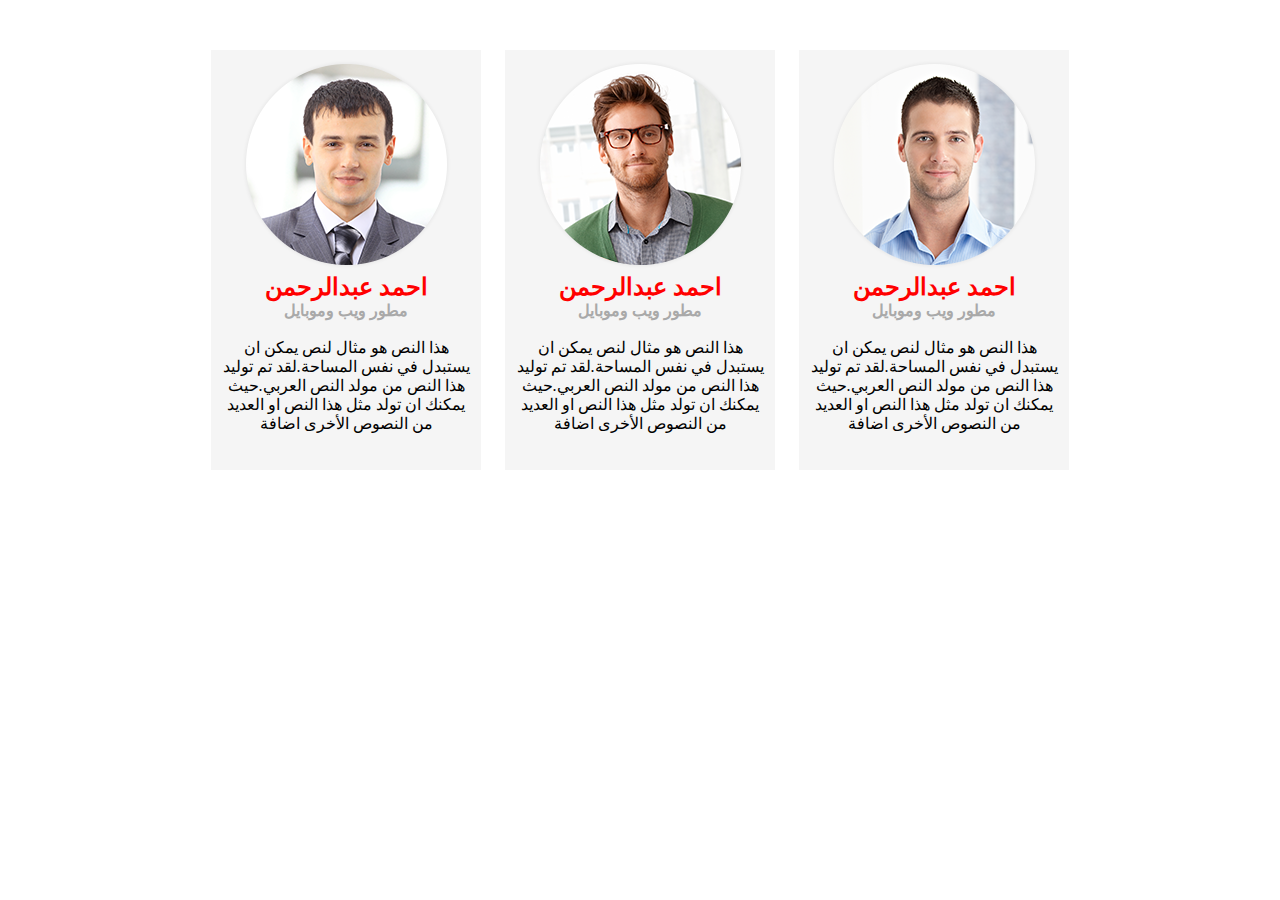
<file: Cards/index.html>
<!DOCTYPE html>
<html lang="ar" dir="rtl">
<head>
    <meta charset="UTF-8">
    <meta http-equiv="X-UA-Compatible" content="IE=edge">
    <meta name="viewport" content="width=device-width, initial-scale=1.0">
    <link rel="stylesheet" href="mystyle.css">
    <title>Document</title>
</head>
<body>
    <div class="member">
        <div class="fname">
            <img src="pic1.png" alt="fimg">
            <h2>احمد عبدالرحمن</h2>
            <h4>مطور ويب وموبايل</h4>
            <br>
            <p>هذا النص هو مثال لنص يمكن ان يستبدل في نفس المساحة.لقد تم توليد هذا النص من مولد النص العربي.حيث يمكنك ان تولد مثل هذا النص او العديد من النصوص الأخرى اضافة</p>
        </div>
        <div class="fname">
            <img src="pic2.png" alt="fimg">
            <h2>احمد عبدالرحمن</h2>
            <h4>مطور ويب وموبايل</h4>
            <br>
            <p>هذا النص هو مثال لنص يمكن ان يستبدل في نفس المساحة.لقد تم توليد هذا النص من مولد النص العربي.حيث يمكنك ان تولد مثل هذا النص او العديد من النصوص الأخرى اضافة</p>
        </div>
        <div class="fname">
            <img src="pic3.png" alt="fimg">
            <h2>احمد عبدالرحمن</h2>
            <h4>مطور ويب وموبايل</h4>
            <br>
            <p>هذا النص هو مثال لنص يمكن ان يستبدل في نفس المساحة.لقد تم توليد هذا النص من مولد النص العربي.حيث يمكنك ان تولد مثل هذا النص او العديد من النصوص الأخرى اضافة</p>
        </div>
    </div>
</body>
</html>
</file>
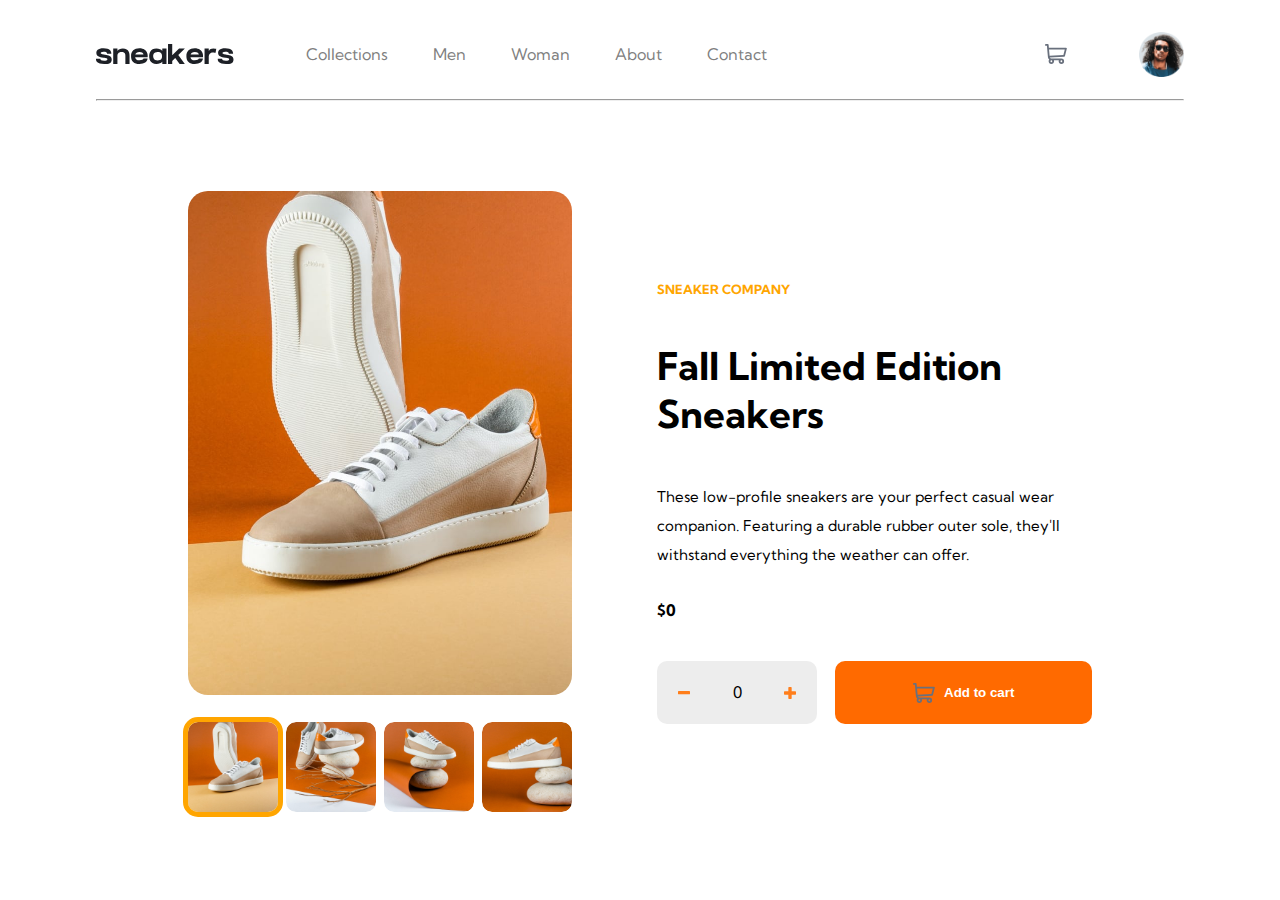
<file: Ecommerce-Page-main/index.html>
<!DOCTYPE html>
<html lang="en">
<head>
  <meta charset="UTF-8">
  <meta name="viewport" content="width=device-width, initial-scale=1.0"> 
  <link href="https://fonts.googleapis.com/css2?family=Kumbh+Sans&display=swap" rel="stylesheet"> 
  <link rel="stylesheet" href="style.css">
  <title>E-commerce product page</title>
</head>
<body>
<!-- Desktop Version -->
<div class="desktop-version">
  <!-- Navbar -->
  <nav class="navbar">
    <img src="./images/logo.svg" alt="Logo" id="logo">
    <ul class="list">
      <li class="list-item list-item-1">Collections</li>
      <li class="list-item list-item-2">Men</li>
      <li class="list-item list-item-3">Woman</li>
      <li class="list-item list-item-4">About</li>
      <li class="list-item list-item-5">Contact</li>
    </ul>
    <!-- Container with profile and the cart -->
    <div class="profile-cart">
      <img src="./images/icon-cart.svg" alt="cart" id="Cart">
      <!-- product list menu -->
      <div class="Product-List">
        <div class="heading"><h4>Cart</h4></div>
        <hr>
        <p id="Placeholder">Your Cart is Empty</p>
        <div class="order-Summary"></div>
      </div>
      <img src="./images/image-avatar.png" alt="avatar" id="avatar">  
    </div>
  </nav>
  <hr id="horizontal-line">

  <!-- main sec -->
  <div class="container">

    <!-- Left Section image gallery -->
    <div class="showcase">
      <!-- The primary image -->
      <div class="big">
        <img src="images/image-product-1.jpg" class="bigImg">
      </div>
      <!-- The list of images underneath the primary image -->
      <div class="image-list">
        <span class="cover">
          <img class="img active" src="./images/image-product-1.jpg" alt="">
        </span>
        <span class="cover">
          <img class="img " src="./images/image-product-2.jpg" alt="">
        </span>
        <span class="cover">
          <img class="img " src="./images/image-product-3.jpg" alt="">
        </span>
        <span class="cover">
          <img class="img " src="./images/image-product-4.jpg" alt="">
        </span>
      </div>
    </div>

    <!-- Right Section containing description , and add-to-cart -->
    <div class="description">
      <h4 id="heading">SNEAKER COMPANY</h4>
      <h1>Fall Limited Edition Sneakers</h1>
      <p id="content">These low-profile sneakers are your perfect casual wear companion. Featuring a durable rubber outer sole, they'll withstand everything the weather can offer.
      </p>
      <!-- Area to show the price of the product -->
      <div class="price-container">
        <div id="price">
          <p id="dollar">$</p><p id="amount">0</p>
        </div>
        <!-- The area to add items and add-to-cart -->
        <div class="add-to-cart">
          <!-- The area to add and less the order -->
          <div class="order-number">
            <!-- Minus -->
            <img src="./images/icon-minus.svg"  id="Less" alt="">
            <p id="Quantity">0</p>
            <!-- Plus -->
            <img src="./images/icon-plus.svg" id="Add" alt="">
          </div>
          <!-- Add to Cart Button -->
          <button class="btn btn-Cart"><img id="target" src="./images/icon-cart.svg" alt="">Add to cart</button>
        </div>
      </div>
    </div>
  </div>
</div>
<script src="app.js"></script>
</body>
</html>
</file>
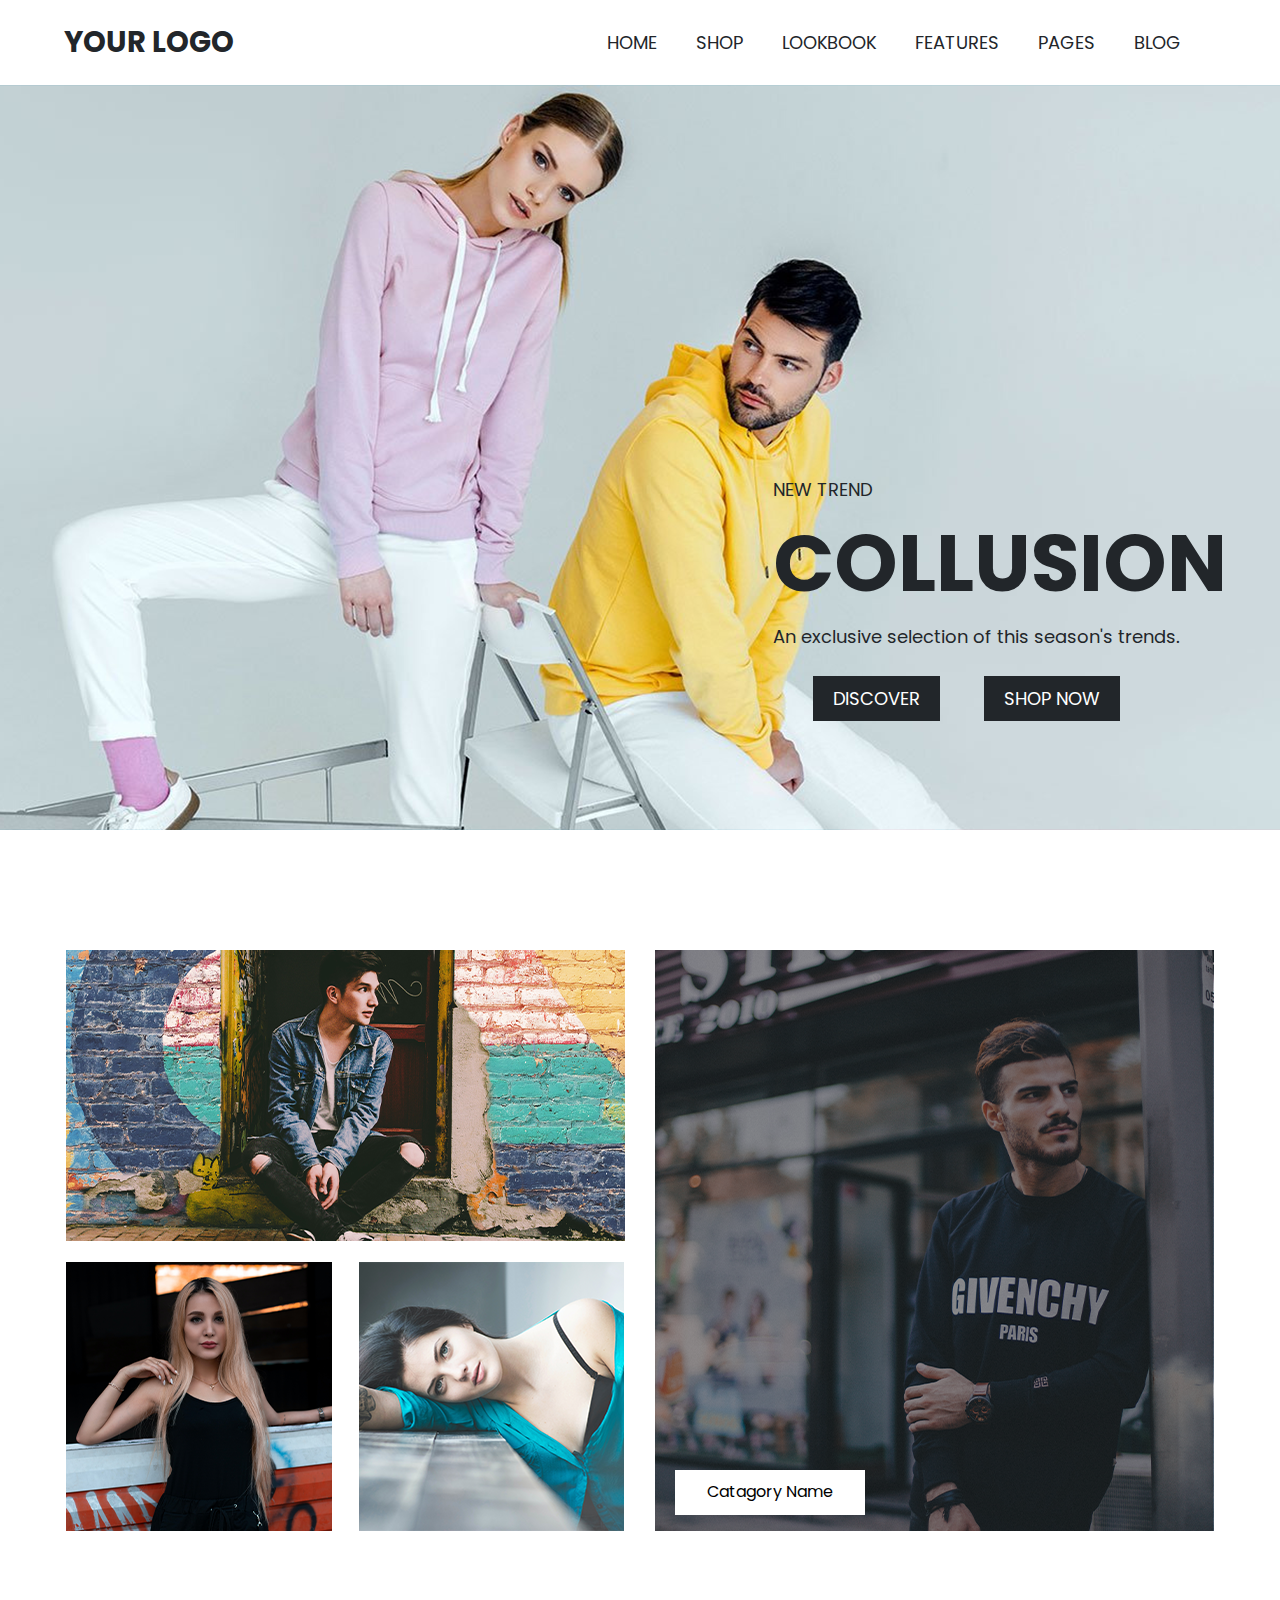
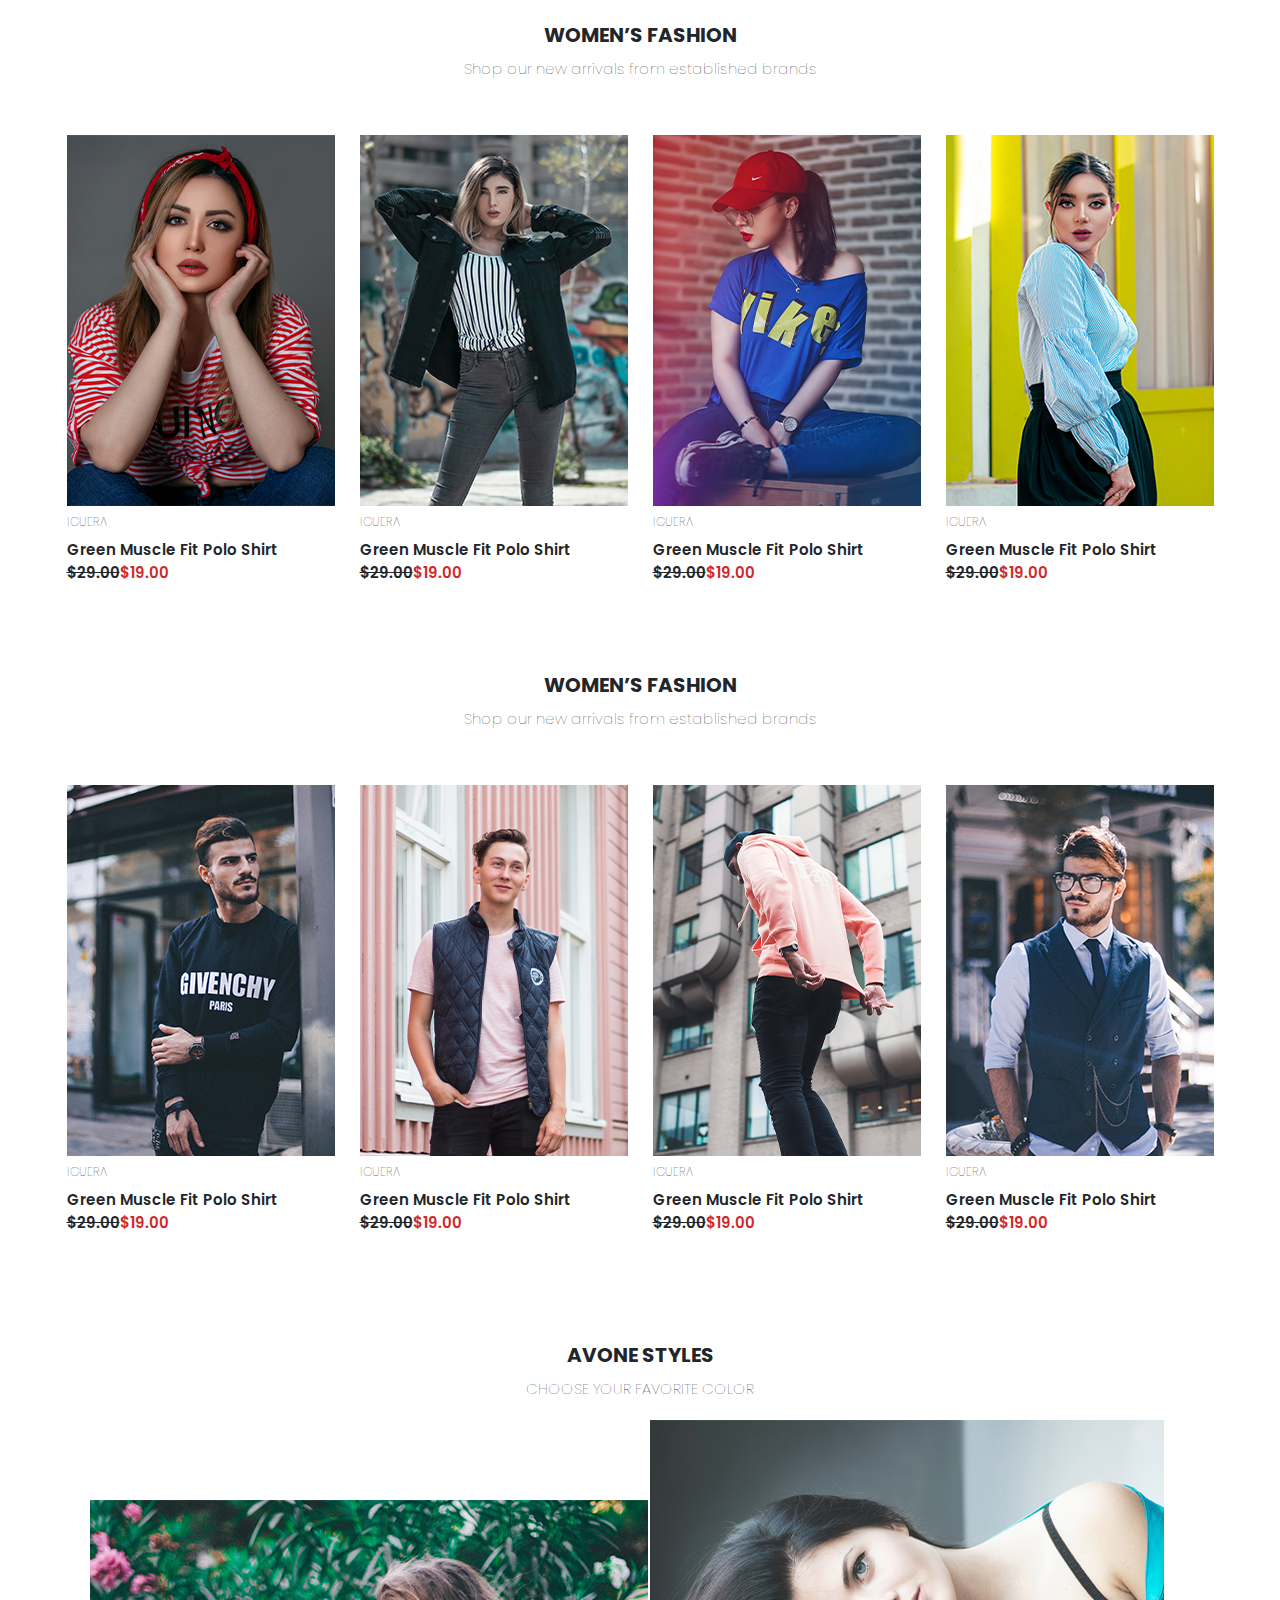
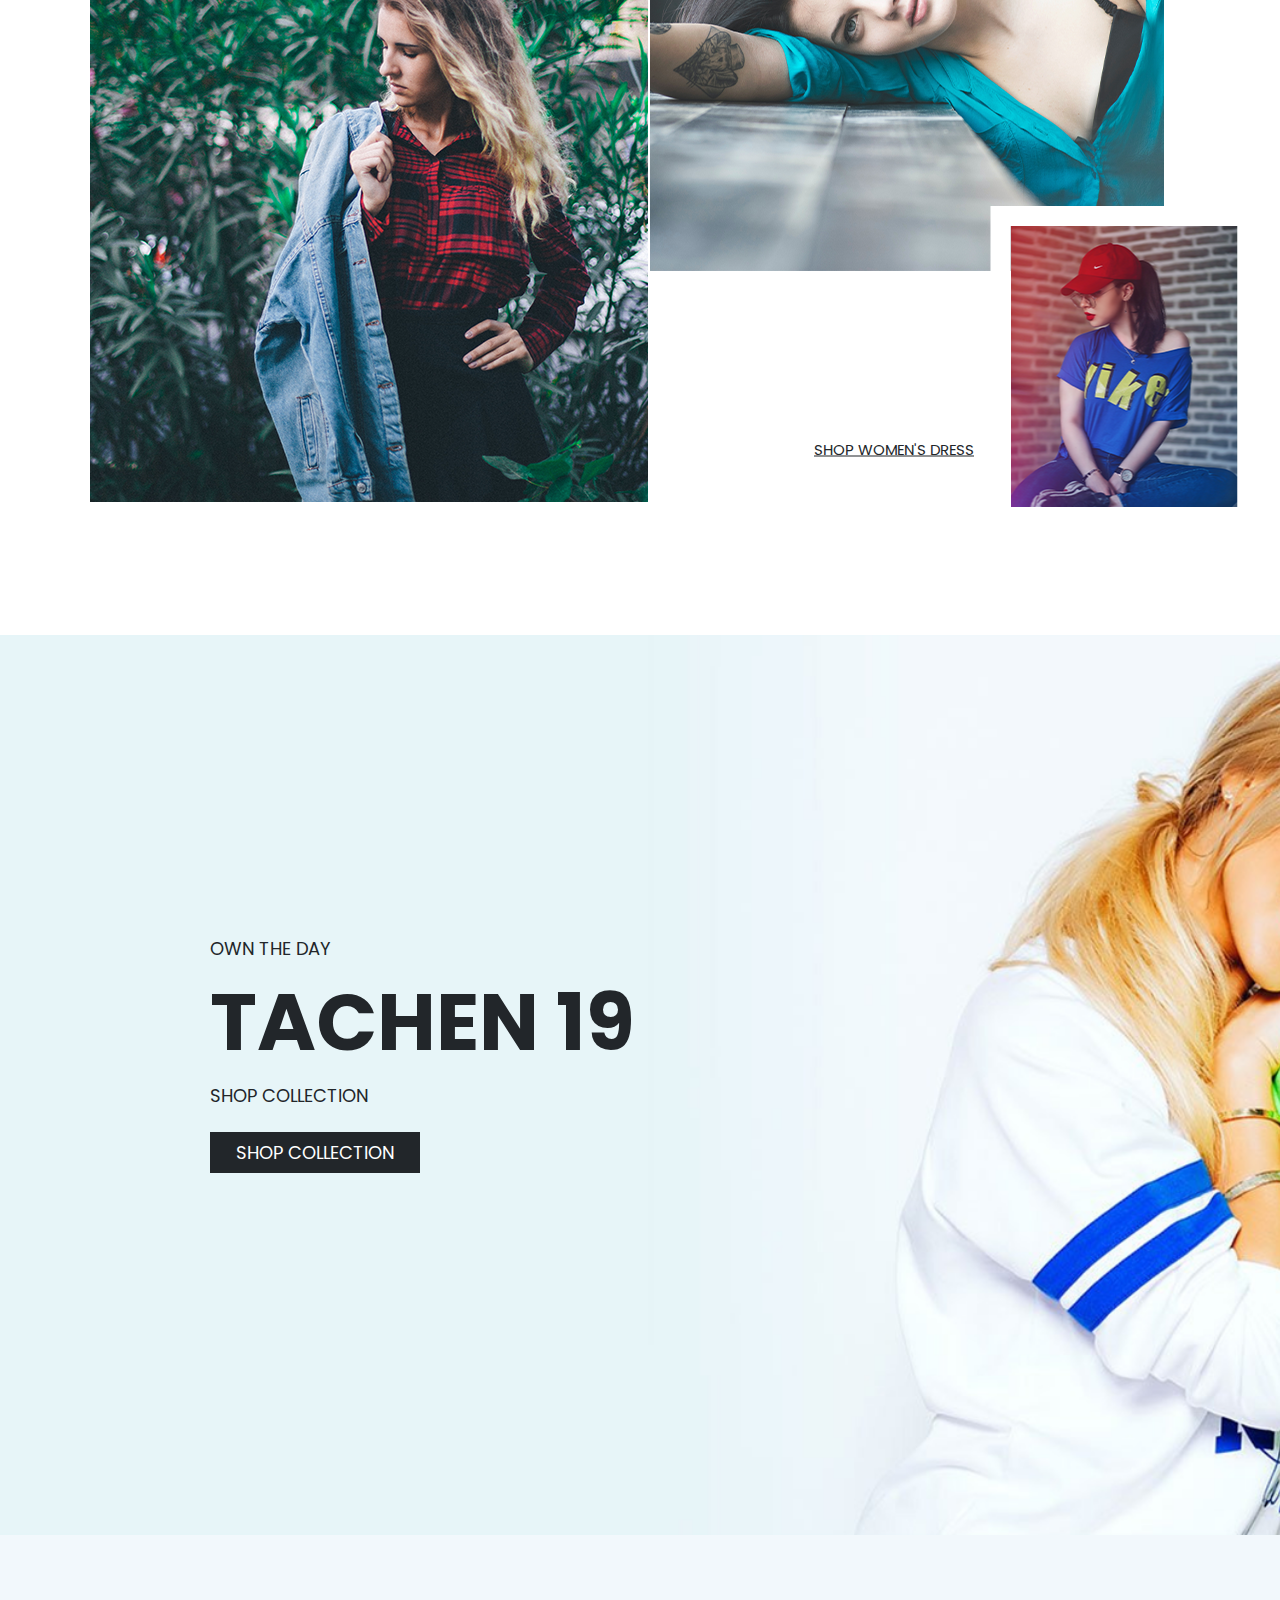
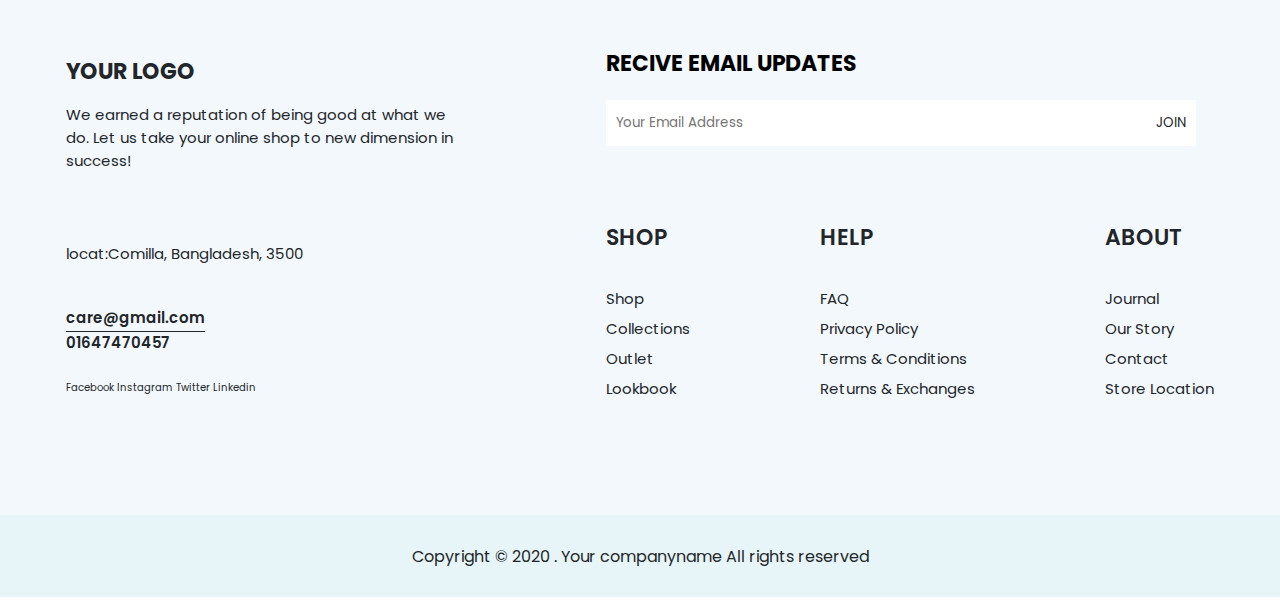
<file: Fashion Landing/index.html>
<!DOCTYPE html>
<html lang="en">
<head>
    <meta charset="UTF-8">
    <meta http-equiv="X-UA-Compatible" content="IE=edge">
    <meta name="viewport" content="width=device-width, initial-scale=1.0">
    <link rel="stylesheet" href="https://fonts.googleapis.com/css?family=Poppins">
    <link rel="stylesheet" href="style.css">
    <title>Fashion Landing</title>
</head>
<body>
    <main>
        <header>
            <div class="contener">
                <div class="logo">
                    <a href="#">YOUR LOGO</a>
                </div>
                <nav>
                    <a href="#">HOME</a>
                    <a href="#">SHOP</a>
                    <a href="#">LOOKBOOK</a>
                    <a href="#">FEATURES</a>
                    <a href="#">PAGES</a>
                    <a href="#">BLOG</a>
                </nav>
            </div>
            <div class="hero">
                <div class="text">
                    <p>NEW TREND</p>
                    <h1>COLLUSION</h1>
                    <p>An exclusive selection of this season's trends.</p>
                    <div class="links">
                        <a href="#">DISCOVER</a>
                        <a href="#">SHOP NOW</a>
                    </div>
                </div>
            </div>
        </header>
    </main>
    <section class="mini-collection">
        <div class="imgs">
            <div class="fimgs">
                <div class="fimg">
                    <img src="img/1.svg" alt="man-collection">
                </div>
                <div class="two-img">
                    <div class="img1">      
                        <img src="img/3.svg" alt="woman-collection">
                    </div>
                   <div class="img2">  
                    <img src="img/4.svg" alt="woman-collection">
                </div>
                  
                </div>
            </div>
            <div class="Simgs">
                <img src="img/2.svg" alt="man-collection">
                <div class="position">
                   <p>Catagory Name</p> 
                </div>
            </div>
        </div>
     
    </section>
    <section class="womens-coll">
        <h3>WOMEN’S FASHION</h3>
        <h5>Shop our new arrivals from established brands</h5>
        <div class="boxs">
        <div class="box">
            <img src="img/Rectangle-1.svg" alt="fcoll">
            <p class="min-title">IGUERA</p>
            <h5>Green Muscle Fit Polo Shirt</h5>
            <p class="price"><span>$29.00</span>$19.00</p>
        </div>
        <div class="box">
            <img src="img/Rectangle-2.svg" alt="fcoll">
            <p class="min-title">IGUERA</p>
            <h5>Green Muscle Fit Polo Shirt</h5>
            <p class="price"><span>$29.00</span>$19.00</p>
        </div>
        <div class="box">
            <img src="img/Rectangle-3.svg" alt="fcoll">
            <p class="min-title">IGUERA</p>
            <h5>Green Muscle Fit Polo Shirt</h5>
            <p class="price"><span>$29.00</span>$19.00</p>
        </div>
        <div class="box">
            <img src="img/Rectangle-4.svg" alt="fcoll">
            <p class="min-title">IGUERA</p>
            <h5>Green Muscle Fit Polo Shirt</h5>
            <p class="price"><span>$29.00</span>$19.00</p>
        </div>
    </div>
    </section>
    <section class="womens-coll">
            <h3>WOMEN’S FASHION</h3>
            <h5>Shop our new arrivals from established brands</h5>
            <div class="boxs">
            <div class="box">
                <img src="img/Rectangle 1.svg" alt="fcoll">
                <p class="min-title">IGUERA</p>
                <h5>Green Muscle Fit Polo Shirt</h5>
                <p class="price"><span>$29.00</span>$19.00</p>
            </div>
            <div class="box">
                <img src="img/Rectangle 2.svg" alt="fcoll">
                <p class="min-title">IGUERA</p>
                <h5>Green Muscle Fit Polo Shirt</h5>
                <p class="price"><span>$29.00</span>$19.00</p>
            </div>
            <div class="box">
                <img src="img/Rectangle 3.svg" alt="fcoll">
                <p class="min-title">IGUERA</p>
                <h5>Green Muscle Fit Polo Shirt</h5>
                <p class="price"><span>$29.00</span>$19.00</p>
            </div>
            <div class="box">
                <img src="img/Rectangle 4.svg" alt="fcoll">
                <p class="min-title">IGUERA</p>
                <h5>Green Muscle Fit Polo Shirt</h5>
                <p class="price"><span>$29.00</span>$19.00</p>
            </div>
        </div>
    </section>
    <section class="vons-style">
        <h3>AVONE STYLES</h3>
        <h5>CHOOSE YOUR FAVORITE COLOR</h5>
        <div class="boxs">
            <div class="fpic">
                <img src="img/position/1.svg" alt="women style">
            </div>
            <div class="pic">
                <div class="pic-position">
                    <img src="img/position/2.svg" alt="women style">
                    <div class="miniposition">
                        <a href="#">SHOP WOMEN'S DRESS</a>
                        <img src="img/position/3.svg" alt="women style">
                    </div>
                </div>
            </div>
        </div>
    </section>
    <section class="lastsec">
        <div class="content">
            <p>OWN THE DAY</p>
            <h1>TACHEN 19</h1>
            <p>SHOP COLLECTION</p>
            <a href="#">SHOP COLLECTION</a>
        </div>
    </section>
    <footer>
        <div class="contener">
            <div class="lsec">
                <h1>YOUR LOGO</h1>
                <p class="dis">We earned a reputation of being good at what we do.
                    Let us take your online shop to new dimension in 
                    success!
                </p>
                <p>locat:Comilla, Bangladesh, 3500</p>
                <a href="mailto:care@gmail.com" class="Email">care@gmail.com</a>
                <br>
                <a href="tel:01647470457" class="phone">01647470457</a>
                <div class="socialmedia">
                    <a href="#">Facebook</a>
                    <a href="#">Instagram</a>
                    <a href="#">Twitter </a>
                    <a href="#">Linkedin</a>
                </div>
            </div>
            <div class="rsec">
                <div class="top">
                    <h1>RECIVE EMAIL UPDATES</h1>
                    <form action="">
                        <button>
                        <input type="email" placeholder="Your Email Address">JOIN
                    </button>
                    </form>
                </div>
                <div class="buttom">
                    <div class="shop">
                        <h3>SHOP</h3>
                        <ul>
                            <li><a href="#">Shop</a></li>
                            <li><a href="#">Collections</a></li>
                            <li><a href="#">Outlet</a></li>
                            <li><a href="#">Lookbook</a></li>
                        </ul>
                    </div>
                    <div class="HELP">
                        <h3>HELP</h3>
                        <ul>
                            <li><a href="#">FAQ</a></li>
                            <li><a href="#">Privacy Policy</a></li>
                            <li><a href="#">Terms & Conditions</a></li>
                            <li><a href="#">Returns & Exchanges</a></li>
                        </ul>
                    </div>
                    <div class="ABOUT">
                        <h3>ABOUT</h3>
                        <ul>
                            <li><a href="#">Journal</a></li>
                            <li><a href="#">Our Story</a></li>
                            <li><a href="#">Contact</a></li>
                            <li><a href="#">Store Location</a></li>
                        </ul>
                    </div>
                </div>
            </div>
        </div>
        <div class="finaly">
            <p>Copyright &copy;	 2020 . Your companyname All rights reserved</p>
        </div>
    </footer>
</body>
</html>
</file>
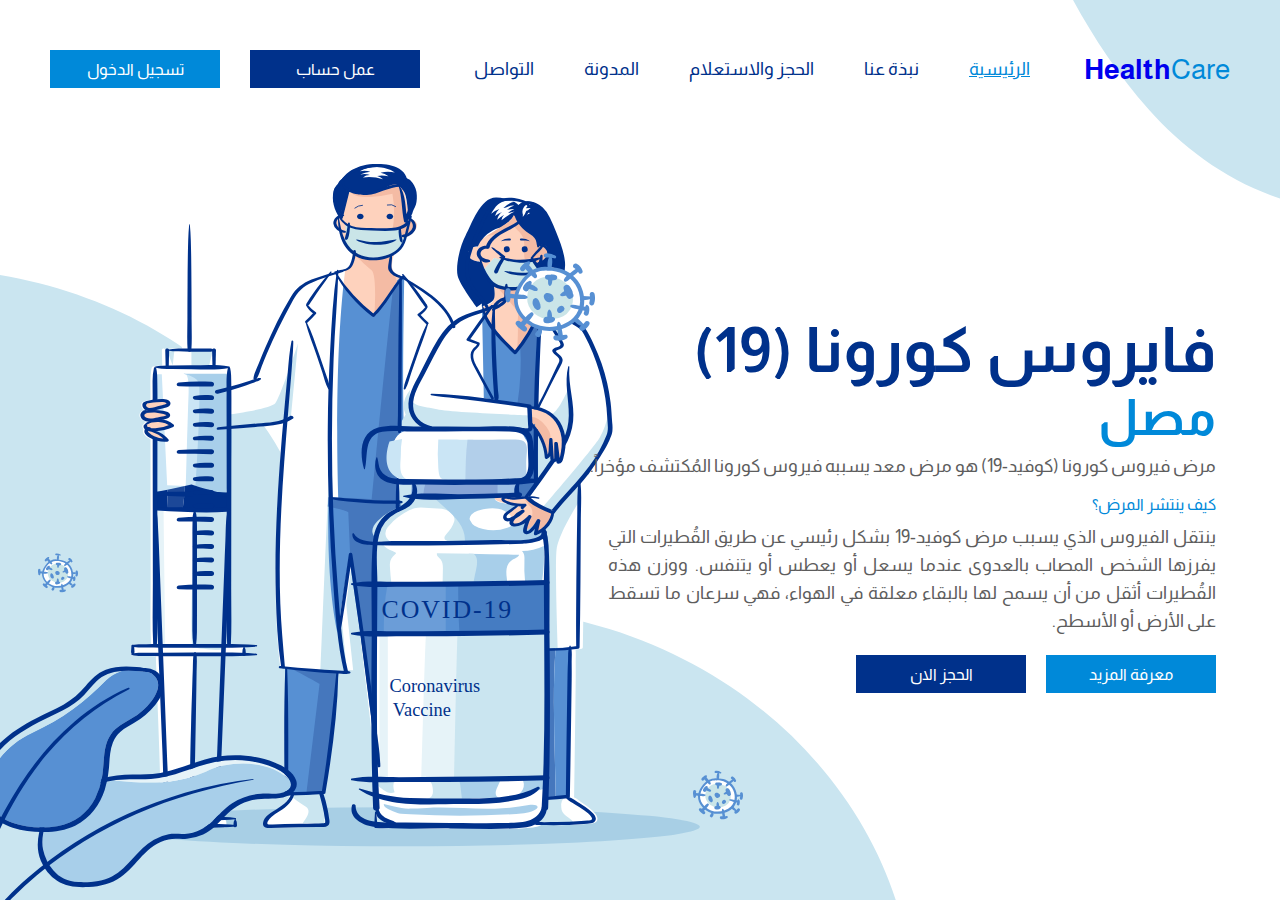
<file: Health Care/index.html>
<!DOCTYPE html>
<html lang="ar" dir="rtl">
<head>
    <meta charset="UTF-8">
    <meta http-equiv="X-UA-Compatible" content="IE=edge">
    <meta name="viewport" content="width=device-width, initial-scale=1.0">
    <link rel="stylesheet" href="https://cdnjs.cloudflare.com/ajax/libs/animate.css/4.1.1/animate.min.css"/>
    <link rel="stylesheet" href="https://site-assets.fontawesome.com/releases/v6.2.0/css/all.css">
    <link rel="stylesheet" href="https://fonts.googleapis.com/css?family=Almarai">
    <link rel="stylesheet" href="style.css">
    <title>Home</title>
</head>
<body>
    <main>
        <header>
            <div class="logo">
                <a href="#">Health<span>Care</span></a>
            </div>
            <nav>
                <a href="#" class="active">الرئيسية</a>
                <a href="#">نبذة عنا</a>
                <a href="#">الحجز والاستعلام</a>
                <a href="#">المدونة</a>
                <a href="#">التواصل</a>
            </nav>
            <div class="botton">
                <a href="#">عمل حساب</a>
                <a href="#">تسجيل الدخول</a>
            </div>
            <div class="bar">
                <a href="#"><i class="fa-solid fa-bars"></i></a>
            </div>
        </header>
    </main>
    <div class="hero">
        <h1>فايروس كورونا (19)</h1>
        <h3>مصل</h3>
        <p class="f-p">مرض فيروس كورونا (كوفيد-19) هو مرض معد يسببه ‏فيروس كورونا المُكتشف مؤخراً.‏</p>
        <p class="s-p">كيف ينتشر المرض؟</p>
        <p class="th-p">ينتقل الفيروس الذي يسبب مرض كوفيد-19 بشكل رئيسي عن ‏طريق القُطيرات التي يفرزها الشخص المصاب بالعدوى عندما ‏يسعل أو يعطس أو يتنفس. ووزن هذه القُطيرات أثقل من أن ‏يسمح لها بالبقاء معلقة في الهواء، فهي سرعان ما تسقط على ‏الأرض أو الأسطح.‏</p>
        <div class="bottons">
            <a href="#">معرفة المزيد</a>
            <a href="#">الحجز الان</a>
        </div>
    </div>
    <div class="imgs">
        <img src="img/virs.svg" alt="visrs pic" class="animate__animated animate__slideOutRight" style="    animation-iteration-count: infinite;">
        <img src="img/virs.svg" alt="visrs pic" class="animate__animated animate__slideOutRight" style="    animation-iteration-count: infinite;">
        <img src="img/virs.svg" alt="visrs pic" class="animate__animated animate__slideOutRight" style="    animation-iteration-count: infinite;">
    </div>
</body>
</html>
</file>
<file: Cards/mystyle.css>
*{
    margin: 0;
    padding: 0;
}
.member{
    width: 100%;
    text-align: center;
}
.fname{
    display: inline-block;
    width: 250px;
    height: 400px;
    background-color: rgb(245, 245, 245);
    margin: 50px 10px;
    overflow: hidden;
    padding: 10px;
}
h2{
    color: red;
}
h4{
    color: darkgray;
}
</file>
<file: Ecommerce-Page-main/style.css>
* {
  margin: 0;
  padding: 0;
  box-sizing: border-box;
}

body {
  font-family: "Kumbh Sans", sans-serif;
}

a {
  text-decoration: none;
  display: inline-block;
  color: inherit;
}

li {
  list-style: none;
}

.btn {
  cursor: pointer;
  width: 90%;
  height: 5vh;
  display: flex;
  align-items: center;
  justify-content: center;
  border: none;
  border-radius: 10px;
  background-color: hsl(25deg, 100%, 50%);
  color: white;
  font-weight: bolder;
}

hr {
  width: 100%;
  margin: 0;
  padding: 0;
}

.desktop-version {
  display: flex;
  flex-direction: column;
  justify-content: center;
  align-items: center;
  padding-top: 1vh;
}
.desktop-version .navbar {
  width: 85%;
  height: 10vh;
  display: flex;
  align-items: center;
}
.desktop-version .navbar #logo {
  cursor: pointer;
}
.desktop-version .navbar .list {
  display: flex;
  gap: 5vh;
  padding: 0;
  margin: 0 auto;
  margin-left: 8vh;
  margin-right: 0;
  color: grey;
}
.desktop-version .navbar .list .list-item {
  cursor: pointer;
  transition: all 0.3s ease;
}
.desktop-version .navbar .list .list-item:hover {
  color: black;
}

.desktop-version .navbar .profile-cart {
  display: flex;
  align-items: center;
  margin: 0 auto;
  margin-right: 0;
  gap: 8vh;
}
.desktop-version .navbar .profile-cart #Cart {
  cursor: pointer;
}
.desktop-version .navbar .Product-List {
  min-height: 30vh;
  width: 25%;
  position: absolute;
  top: 10vh;
  right: 10vh;
  z-index: 9000;
  background-color: #fff;
  padding: 20px;
  box-shadow: 0px 0px 25px 0px rgba(125, 125, 125, 0.503);
  transition: all 0.3s ease;
  opacity: 0;
}
.desktop-version .navbar .Product-List.show {
  opacity: 1;
}

.desktop-version .navbar .Product-List .heading {
  padding-left: 1vh;
}
.desktop-version .navbar .Product-List #Placeholder {
  margin-top: 15%;
  text-align: center;
  color: gray;
}

.desktop-version .navbar .profile-cart #avatar {
  height: 5vh;
  width: 5vh;
  cursor: pointer;
  transition: all 0.3s ease-in-out;
  border-radius: 20px;
}
.desktop-version .navbar .profile-cart #avatar:hover {
  box-shadow: 0px 0px 0px 4px orange;
}
.desktop-version #horizontal-line {
  width: 85%;
  color: rgba(128, 128, 128, 0.456);
}


/* main sec */
.desktop-version .container {
  display: flex;
  align-items: center;
  justify-content: center;
  height: 70vh;
  width: 75%;
  gap: 40px ;
  margin-top: 10vh;
}
.desktop-version .container .showcase {
  width: 40%;
  height: 100%;
  background-color: white;
}
.desktop-version .container .showcase .big {
  height: 80%;
  width: 100%;
  border-radius: 20px;
}
.desktop-version .container .showcase .big img {
  border-radius: 20px;
  width: 100%;
  height: 100%;
  object-fit: cover;
}
.desktop-version .container .showcase .image-list {
  display: flex;
  width: 100%;
  height: 20%;
  justify-content: space-between;
  align-items: start;
  margin-top: 2vh;
  margin-top: 3vh;
  margin-right: 2vh;
}
.desktop-version .container .showcase .image-list .cover {
  position: relative;
}
.desktop-version .container .showcase .image-list .cover .img {
  width: 10vh; height: 10vh;
  border: solid white;
  border-radius: 10px;
  border: none;
  outline: solid 1px white;
}
.desktop-version .container .showcase .image-list .cover .img.active {
  outline: solid 5px orange;
  position: relative;
}
.desktop-version .container .showcase .image-list .cover.show-cover::after {
  position: absolute;
  content: "";
  top: 0;
  left: 0;
  width: 100%;
  height: 95%;
  border-radius: 10px;
  background-color: white;
  opacity: 0.5;
}


/* right sec */
.desktop-version .container .description {
  width: 50%;
  height: 100%;
  background-color: white6;
  text-align: left;
}
.desktop-version .container .description #heading {
  color: orange;
  font-size: clamp(0.8em, 1vw, 1.2vw);
  margin-top: 10vh;
  margin-bottom: 5vh;
}
.desktop-version .container .description h1,
.desktop-version .container .description h4,
.desktop-version .container .description p {
  margin: 0;
  margin-left: 5vh;
}
.desktop-version .container .description h1 {
  font-size: 40px;
  font-size: 3vw;
  margin-bottom: 5vh;
  color: black;
}
.desktop-version .container .description p {
  margin-bottom: 3vh;
  line-height: 1.8rem;
}
.desktop-version .container .description #content {
  font-size: 15px;
}
.desktop-version .container .description .price-container #price {
  display: flex;
  gap: 0;
}
.desktop-version .container .description .price-container #price #dollar {
  font-weight: bolder;
}
.desktop-version .container .description .price-container #price #amount {
  font-weight: bolder;
  margin-left: 0;
}
.desktop-version .container .description .price-container .add-to-cart {
  display: flex;
  margin-top: 1vh;
}
.desktop-version
  .container
  .description
  .price-container
  .add-to-cart
  .order-number {
  margin-left: 5vh;
  background-color: rgba(211, 211, 211, 0.4117647059);
  width: 25vh;
  display: flex;
  justify-content: space-around;
  align-items: center;
  border-radius: 10px;
  height: 7vh;
}
.desktop-version
  .container
  .description
  .price-container
  .add-to-cart
  .order-number
  #Quantity {
  margin: 0;
}
.desktop-version
  .container
  .description
  .price-container
  .add-to-cart
  .order-number
  #Add,
.desktop-version
  .container
  .description
  .price-container
  .add-to-cart
  .order-number
  #Less {
  cursor: pointer;
}
.desktop-version
  .container
  .description
  .price-container
  .add-to-cart
  .btn-Cart {
  width: 40vh;
  height: 7vh;
  margin: 0 auto;
  margin-left: 2vh;
}
.desktop-version
  .container
  .description
  .price-container
  .add-to-cart
  .btn-Cart.clicked {
  opacity: 0.8;
}
.desktop-version
  .container
  .description
  .price-container
  .add-to-cart
  .btn-Cart
  #target {
  margin-right: 1vh;
}

@media (max-width: 1080px) {
  .desktop-version {
    display: flex;
    flex-direction: column;
    justify-content: center;
    align-items: center;
    padding-top: 1vh;
    margin-bottom: 5vh;
  }
  .desktop-version .navbar {
    width: 85%;
    height: 10vh;
    display: flex;
    align-items: center;
  }
  .desktop-version .navbar .Order-details {
    background-color: white;
    position: absolute;
    top: 10vh;
    right: 10vh;
    width: 45vh;
    min-height: 0vh;
    height: 0vh;
    overflow: hidden;
    border-radius: 10px;
    transition: all 0.3s ease;
  }
  .desktop-version .navbar .Order-details #Placeholder {
    margin-top: 15%;
    text-align: center;
    color: gray;
  }
  .desktop-version .navbar .Order-details .heading {
    padding-left: 1vh;
  }
  .desktop-version .navbar .Order-details.show {
    background-color: white;
    box-shadow: 0px 0px 25px 0px rgba(125, 125, 125, 0.503);
    overflow: visible;
    position: absolute;
    top: 10vh;
    right: 10vh;
    min-height: 30vh;
    border-radius: 10px;
    z-index: 1000;
  }
  .desktop-version .navbar .Order-details.show .order-Summary {
    margin-top: 4vh;
  }
  .desktop-version
    .navbar
    .Order-details.show
    .order-Summary
    .order-summary-inner {
    display: flex;
    justify-content: space-around;
    align-items: center;
  }
  .desktop-version
    .navbar
    .Order-details.show
    .order-Summary
    .order-summary-inner
    #Order-img {
    width: 5vh;
    height: 5vh;
  }
  .desktop-version
    .navbar
    .Order-details.show
    .order-Summary
    .order-summary-inner
    #Trash {
    cursor: pointer;
  }
  .desktop-version
    .navbar
    .Order-details.show
    .order-Summary
    .order-summary-inner
    .box {
    display: flex;
    flex-direction: column;
    justify-content: center;
    gap: 1vh;
  }
  .desktop-version
    .navbar
    .Order-details.show
    .order-Summary
    .order-summary-inner
    .box
    #Order-name {
    margin: 0;
  }
  .desktop-version .navbar .Order-details.show .order-Summary .Btn-Checkout {
    margin-top: 4vh;
    margin-left: 2.1vh;
  }
  .desktop-version .navbar #logo {
    cursor: pointer;
  }
  .desktop-version .navbar .list {
    display: flex;
    gap: 15px;
    padding: 0;
    margin: 0 0;
    margin-left: 5vh;
    margin-right: 5vh;
    color: grey;
  }
  .desktop-version .navbar .list .list-item {
    cursor: pointer;
    transition: all 0.3s ease;
  }
  .desktop-version .navbar .list .list-item:hover {
    color: black;
  }
  .desktop-version .navbar .profile-cart {
    display: flex;
    align-items: center;
    margin: 0 auto;
    margin-right: 0;
    gap: 4vh;
  }
  .desktop-version .navbar .profile-cart #Cart {
    cursor: pointer;
  }
  .desktop-version .navbar .profile-cart #avatar {
    height: 5vh;
    width: 5vh;
    cursor: pointer;
    transition: all 0.3s ease-in-out;
    border-radius: 20px;
  }
  .desktop-version .navbar .profile-cart #avatar:hover {
    box-shadow: 0px 0px 0px 4px orange;
  }
  .desktop-version #horizontal-line {
    width: 85%;
    color: rgba(128, 128, 128, 0.456);
  }
  .desktop-version .container {
    min-width: 100%;
    width: 100%;
    display: flex;
    align-items: center;
    justify-content: center;
    flex-direction: column;
    height: 100%;
  }
  .desktop-version .container .lightbox {
    background-color: transparent;
    position: absolute;
    top: 0;
    left: 0;
    display: none;
    justify-content: start;
    align-items: center;
    flex-direction: column;
    z-index: 0;
    width: 0;
    height: 0;
  }
  .desktop-version .container .lightbox .close-target {
    display: none;
  }
  .desktop-version .container .lightbox .lightbox-images {
    margin-top: 0vh;
    display: none;
    gap: 5vh;
  }
  .desktop-version .container .lightbox .lightbox-images .cover-l {
    position: relative;
  }
  .desktop-version
    .container
    .lightbox
    .lightbox-images
    .cover-l.show-cover-l::after {
    position: absolute;
    content: "";
    top: 0;
    left: 0;
    width: 100%;
    height: 95%;
    border-radius: 10px;
    background-color: white;
    opacity: 0.5;
    display: none;
  }
  .desktop-version .container .lightbox .lightbox-images .cover-l .img-l {
    height: 100%;
    border: solid white;
    border-radius: 10px;
    border: none;
    outline: solid 1px transparent;
    display: none;
  }
  .desktop-version
    .container
    .lightbox
    .lightbox-images
    .cover-l
    .img-l.show-l {
    outline: solid 5px orange;
    position: relative;
    display: none;
  }
  .desktop-version .container .lightbox .lightbox-images img {
    border-radius: 10px;
    display: none;
  }
  .desktop-version .container .lightbox #left {
    width: 3vh;
    height: 3vh;
    position: absolute;
    top: 45vh;
    left: 66vh;
    background-color: white;
    padding: 2vh;
    border-radius: 30px;
    display: none;
  }
  .desktop-version .container .lightbox #right {
    width: 3vh;
    height: 3vh;
    position: absolute;
    top: 45vh;
    right: 66vh;
    background-color: white;
    padding: 2vh;
    border-radius: 30px;
    display: none;
  }
  .desktop-version .container .lightbox .target {
    background-color: red;
    width: 70vh;
    height: 70vh;
    margin-top: 10vh;
    border-radius: 10px;
    display: none;
  }
  .desktop-version .container .lightbox .target #target-image {
    border-radius: 10px;
    display: none;
  }
  .desktop-version .container .showcase {
    width: 80%;
    height: 50%;
    background-color: white;
  }
  .desktop-version .container .showcase .display {
    height: 100%;
    width: 100%;
    border-radius: 20px;
  }
  .desktop-version .container .showcase .display img {
    border-radius: 20px;
  }
  .desktop-version .container .showcase .image-list {
    display: flex;
    margin-top: 2vh;
    justify-content: space-between;
    align-items: start;
    width: 100%;
    height: 20%;
    margin-top: 3vh;
    margin-right: 2vh;
  }
  .desktop-version .container .showcase .image-list .cover {
    position: relative;
  }
  .desktop-version .container .showcase .image-list .cover .img {
    height: 100%;
    height: 50%;
    border: solid white;
    border-radius: 10px;
    border: none;
    outline: solid 1px white;
  }
  .desktop-version .container .showcase .image-list .cover .img.show {
    outline: solid 5px orange;
    position: relative;
  }
  .desktop-version .container .showcase .image-list .cover.show-cover::after {
    position: absolute;
    content: "";
    top: 0;
    left: 0;
    width: 100%;
    height: 95%;
    border-radius: 10px;
    background-color: white;
    opacity: 0.5;
  }
  .desktop-version .container .description {
    width: 90%;
    height: 50%;
    background-color: white6;
    text-align: left;
  }
  .desktop-version .container .description #heading {
    color: orange;
    font-size: clamp(0.8em, 1vw, 1.2vw);
    margin-top: 10vh;
    margin-bottom: 5vh;
  }
  .desktop-version .container .description h1,
  .desktop-version .container .description h4,
  .desktop-version .container .description p {
    margin: 0;
    margin-left: 5vh;
  }
  .desktop-version .container .description h1 {
    font-size: 40px;
    margin-bottom: 5vh;
    color: black;
  }
  .desktop-version .container .description p {
    margin-bottom: 3vh;
    line-height: 1.8rem;
  }
  .desktop-version .container .description #content {
    font-size: 15px;
  }
  .desktop-version .container .description .price-container #price {
    display: flex;
    gap: 0;
  }
  .desktop-version .container .description .price-container #price #dollar {
    font-weight: bolder;
  }
  .desktop-version .container .description .price-container #price #amount {
    font-weight: bolder;
    margin-left: 0;
  }
  .desktop-version .container .description .price-container .add-to-cart {
    display: flex;
    margin-top: 1vh;
    justify-content: space-around;
  }
  .desktop-version
    .container
    .description
    .price-container
    .add-to-cart
    .order-number {
    margin-left: 0;
    background-color: rgba(211, 211, 211, 0.4117647059);
    width: 50vh;
    display: flex;
    justify-content: space-around;
    align-items: center;
    border-radius: 10px;
    height: 7vh;
    margin-right: auto;
    margin-left: 3vw;
  }
  .desktop-version
    .container
    .description
    .price-container
    .add-to-cart
    .order-number
    #Quantity {
    margin: 0;
  }
  .desktop-version
    .container
    .description
    .price-container
    .add-to-cart
    .order-number
    #Add,
  .desktop-version
    .container
    .description
    .price-container
    .add-to-cart
    .order-number
    #Less {
    cursor: pointer;
  }
  .desktop-version
    .container
    .description
    .price-container
    .add-to-cart
    .btn-Cart {
    width: 50vh;
    height: 7vh;
    margin: 0 0;
    margin-left: auto;
  }
  .desktop-version
    .container
    .description
    .price-container
    .add-to-cart
    .btn-Cart.clicked {
    opacity: 0.8;
  }
  .desktop-version
    .container
    .description
    .price-container
    .add-to-cart
    .btn-Cart
    #target {
    margin-right: 1vh;
  }

  .mobile-version {
    display: none;
  }
}
@media (max-width: 870px) {
  .desktop-version {
    display: flex;
    flex-direction: column;
    justify-content: center;
    align-items: center;
    padding-top: 1vh;
    margin-bottom: 5vh;
  }
  .desktop-version .navbar {
    width: 85%;
    height: 10vh;
    display: flex;
    align-items: center;
  }
  .desktop-version .navbar .Order-details {
    background-color: white;
    position: absolute;
    top: 10vh;
    right: 10vh;
    width: 45vh;
    min-height: 0vh;
    height: 0vh;
    overflow: hidden;
    border-radius: 10px;
    transition: all 0.3s ease;
  }
  .desktop-version .navbar .Order-details #Placeholder {
    margin-top: 15%;
    text-align: center;
    color: gray;
  }
  .desktop-version .navbar .Order-details .heading {
    padding-left: 1vh;
  }
  .desktop-version .navbar .Order-details.show {
    background-color: white;
    box-shadow: 0px 0px 25px 0px rgba(125, 125, 125, 0.503);
    overflow: visible;
    position: absolute;
    top: 10vh;
    right: 10vh;
    min-height: 30vh;
    border-radius: 10px;
    z-index: 1000;
  }
  .desktop-version .navbar .Order-details.show .order-Summary {
    margin-top: 4vh;
  }
  .desktop-version
    .navbar
    .Order-details.show
    .order-Summary
    .order-summary-inner {
    display: flex;
    justify-content: space-around;
    align-items: center;
  }
  .desktop-version
    .navbar
    .Order-details.show
    .order-Summary
    .order-summary-inner
    #Order-img {
    width: 5vh;
    height: 5vh;
  }
  .desktop-version
    .navbar
    .Order-details.show
    .order-Summary
    .order-summary-inner
    #Trash {
    cursor: pointer;
  }
  .desktop-version
    .navbar
    .Order-details.show
    .order-Summary
    .order-summary-inner
    .box {
    display: flex;
    flex-direction: column;
    justify-content: center;
    gap: 1vh;
  }
  .desktop-version
    .navbar
    .Order-details.show
    .order-Summary
    .order-summary-inner
    .box
    #Order-name {
    margin: 0;
  }
  .desktop-version .navbar .Order-details.show .order-Summary .Btn-Checkout {
    margin-top: 4vh;
    margin-left: 2.1vh;
  }
  .desktop-version .navbar #logo {
    cursor: pointer;
  }
  .desktop-version .navbar .list {
    display: flex;
    display: none;
    gap: 15px;
    padding: 0;
    margin: 0 0;
    margin-left: 5vh;
    margin-right: 5vh;
    color: grey;
  }
  .desktop-version .navbar .list .list-item {
    cursor: pointer;
    transition: all 0.3s ease;
  }
  .desktop-version .navbar .list .list-item:hover {
    color: black;
  }
  .desktop-version .navbar .profile-cart {
    display: flex;
    align-items: center;
    margin: 0 auto;
    margin-right: 0;
    gap: 4vh;
  }
  .desktop-version .navbar .profile-cart #Cart {
    cursor: pointer;
  }
  .desktop-version .navbar .profile-cart #avatar {
    height: 5vh;
    width: 5vh;
    cursor: pointer;
    transition: all 0.3s ease-in-out;
    border-radius: 20px;
  }
  .desktop-version .navbar .profile-cart #avatar:hover {
    box-shadow: 0px 0px 0px 4px orange;
  }
  .desktop-version #horizontal-line {
    width: 85%;
    color: rgba(128, 128, 128, 0.456);
  }
  .desktop-version .container {
    min-width: 100%;
    width: 100%;
    display: flex;
    align-items: center;
    justify-content: center;
    flex-direction: column;
    height: 100%;
  }
  .desktop-version .container .lightbox {
    background-color: transparent;
    position: absolute;
    top: 0;
    left: 0;
    display: none;
    justify-content: start;
    align-items: center;
    flex-direction: column;
    z-index: 0;
    width: 0;
    height: 0;
  }
  .desktop-version .container .lightbox .lightbox-images {
    margin-top: 0vh;
    display: none;
    gap: 5vh;
  }
  .desktop-version .container .lightbox .lightbox-images .cover-l {
    position: relative;
  }
  .desktop-version
    .container
    .lightbox
    .lightbox-images
    .cover-l.show-cover-l::after {
    position: absolute;
    content: "";
    top: 0;
    left: 0;
    width: 100%;
    height: 95%;
    border-radius: 10px;
    background-color: white;
    opacity: 0.5;
    display: none;
  }
  .desktop-version .container .lightbox .lightbox-images .cover-l .img-l {
    height: 100%;
    border: solid white;
    border-radius: 10px;
    border: none;
    outline: solid 1px transparent;
    display: none;
  }
  .desktop-version
    .container
    .lightbox
    .lightbox-images
    .cover-l
    .img-l.show-l {
    outline: solid 5px orange;
    position: relative;
    display: none;
  }
  .desktop-version .container .lightbox .lightbox-images img {
    border-radius: 10px;
    display: none;
  }
  .desktop-version .container .lightbox #left {
    width: 3vh;
    height: 3vh;
    position: absolute;
    top: 45vh;
    left: 66vh;
    background-color: white;
    padding: 2vh;
    border-radius: 30px;
    display: none;
  }
  .desktop-version .container .lightbox #right {
    width: 3vh;
    height: 3vh;
    position: absolute;
    top: 45vh;
    right: 66vh;
    background-color: white;
    padding: 2vh;
    border-radius: 30px;
    display: none;
  }
  .desktop-version .container .lightbox .target {
    background-color: red;
    width: 70vh;
    height: 70vh;
    margin-top: 10vh;
    border-radius: 10px;
    display: none;
  }
  .desktop-version .container .lightbox .target #target-image {
    border-radius: 10px;
    display: none;
  }
  .desktop-version .container .showcase {
    width: 80%;
    height: 50%;
    background-color: white;
  }
  .desktop-version .container .showcase .display {
    height: 100%;
    width: 100%;
    border-radius: 20px;
  }
  .desktop-version .container .showcase .display img {
    border-radius: 20px;
  }
  .desktop-version .container .showcase .image-list {
    display: flex;
    margin-top: 2vh;
    justify-content: space-between;
    align-items: start;
    width: 100%;
    height: 20%;
    margin-top: 3vh;
    margin-right: 2vh;
  }
  .desktop-version .container .showcase .image-list .cover {
    position: relative;
  }
  .desktop-version .container .showcase .image-list .cover .img {
    height: 100%;
    height: 50%;
    border: solid white;
    border-radius: 10px;
    border: none;
    outline: solid 1px white;
  }
  .desktop-version .container .showcase .image-list .cover .img.show {
    outline: solid 5px orange;
    position: relative;
  }
  .desktop-version .container .showcase .image-list .cover.show-cover::after {
    position: absolute;
    content: "";
    top: 0;
    left: 0;
    width: 100%;
    height: 95%;
    border-radius: 10px;
    background-color: white;
    opacity: 0.5;
  }
  .desktop-version .container .description {
    width: 90%;
    height: 50%;
    background-color: white6;
    text-align: left;
  }
  .desktop-version .container .description #heading {
    color: orange;
    font-size: clamp(0.8em, 1vw, 1.2vw);
    margin-top: 10vh;
    margin-bottom: 5vh;
  }
  .desktop-version .container .description h1,
  .desktop-version .container .description h4,
  .desktop-version .container .description p {
    margin: 0;
    margin-left: 5vh;
  }
  .desktop-version .container .description h1 {
    font-size: 40px;
    margin-bottom: 5vh;
    color: black;
  }
  .desktop-version .container .description p {
    margin-bottom: 3vh;
    line-height: 1.8rem;
  }
  .desktop-version .container .description #content {
    font-size: 15px;
  }
  .desktop-version .container .description .price-container #price {
    display: flex;
    gap: 0;
  }
  .desktop-version .container .description .price-container #price #dollar {
    font-weight: bolder;
  }
  .desktop-version .container .description .price-container #price #amount {
    font-weight: bolder;
    margin-left: 0;
  }
  .desktop-version .container .description .price-container .add-to-cart {
    display: flex;
    margin-top: 1vh;
    justify-content: space-around;
  }
  .desktop-version
    .container
    .description
    .price-container
    .add-to-cart
    .order-number {
    margin-left: 3vh;
    background-color: rgba(211, 211, 211, 0.4117647059);
    width: 20vh;
    display: flex;
    justify-content: space-around;
    align-items: center;
    border-radius: 10px;
    height: 7vh;
  }
  .desktop-version
    .container
    .description
    .price-container
    .add-to-cart
    .order-number
    #Quantity {
    margin: 0;
  }
  .desktop-version
    .container
    .description
    .price-container
    .add-to-cart
    .order-number
    #Add,
  .desktop-version
    .container
    .description
    .price-container
    .add-to-cart
    .order-number
    #Less {
    cursor: pointer;
  }
  .desktop-version
    .container
    .description
    .price-container
    .add-to-cart
    .btn-Cart {
    width: 20vh;
    height: 7vh;
    margin: 0 0;
    margin-left: 0;
  }
  .desktop-version
    .container
    .description
    .price-container
    .add-to-cart
    .btn-Cart.clicked {
    opacity: 0.8;
  }
  .desktop-version
    .container
    .description
    .price-container
    .add-to-cart
    .btn-Cart
    #target {
    margin-right: 1vh;
  }
}
</file>
<file: Fashion Landing/style.css>
*{
    margin: 0;
    padding: 0;
    box-sizing: border-box;
    outline: none;
    font-family: 'Poppins', serif;
}
a{
    text-decoration: none;
    color: inherit;
}
main header .contener{
    width: 90%;
    min-height: 85px;
    display: flex;
    align-items: center;
    justify-content: space-between;
    flex-wrap: wrap;
    margin: 0px auto;
    background-color: #FFFFFF;
}
main header .contener .logo a{
    font-size: 29px;
    color: #22262A;
    font-weight: bold;
}
main header nav a{
    font-size: 18px;
    color: #22262A;
    margin-right: 35px;
}
main header .hero{
    background-image: url(img/Background.svg);
    background-size: cover;
    background-repeat: no-repeat;
    min-height: 745px;
    position: relative;
}
main header .hero .text{
    position: absolute;
    bottom: 0;
    left: 1000px;
    transform: translate(-50%,-50%);
    flex-wrap: wrap;
}
main header .hero .text p{
    font-size: 18px;
    color: #22262A;
}
main header .hero .text h1{
    font-size: 80px;
    font-weight: bold;
    color: #22262A;
}
main header .hero .text .links{
    padding-top: 35px;
}
main header .hero .text .links a{
    font-size: 18px;
    margin-left: 40px;
    color: #FFFFFF;
    border-top: 10px solid #22262A;
    border-bottom: 10px solid #22262A;
    border-left: 20px solid #22262A;
    border-right: 20px solid #22262A;
    background-color: #22262A;
}
.mini-collection{
    width: 100%;
    min-height: 790px;
    background-color: #FFFFFF;
}
.mini-collection .imgs{
    min-height: 581px;
    display: flex;
    align-items: center;
    justify-content: center;
    flex-wrap: wrap;
}
.mini-collection .imgs .fimgs .fimg{
   margin-top: 120px;
   margin-right: 30px;

}
.mini-collection .imgs .fimgs .two-img{
   display: flex;
 }
 .mini-collection .imgs .fimgs .two-img .img1{
  padding-top: 14px;
    
 }
 .mini-collection .imgs .fimgs .two-img .img2{
    padding-top: 14px;
      margin-left: 27px;
   }
 .mini-collection .imgs .Simgs{
    width: 560px;
    min-height: 580px;
    margin-top: 120px;
    position: relative;
 }
 .mini-collection .imgs .Simgs .position{
    position: absolute;
    top: 520px;
    left: 20px;
    width: 190px;
    min-height: 45px;
    background-color: #FFFFFF;
    border: 3px solid #FFFFFF;
    z-index: 100;
 }
 .mini-collection .imgs .Simgs .position p{
    padding-top: 6px;
    text-align: center;
 }
 .womens-coll{
    width: 100%;
    min-height: 650px;
 }
 .womens-coll h3{
    font-size: 20px;
    font-weight: bold;
    text-align: center;
    color: #22262A;
 }
 .womens-coll h5{
    font-size: 15px;
    font-weight: lighter;
    text-align: center;
    color: #22262A;
    padding-top: 7px;
 }
 .womens-coll .boxs{
    padding-top: 55px;
    display: flex;
    align-items: center;
    justify-content: center;
    gap: 25px;
    flex-wrap: wrap;
 }
 .womens-coll .boxs .min-title{
    font-size: 12px;
    font-weight: lighter;
    color: #22262A;
 }
 .womens-coll .boxs .box h5{
    font-size: 15px;
    font-weight: 600;
    color: #22262A;
    text-align: left;
 }
 .womens-coll .boxs .box .price{
    font-size: 15px;
    font-weight: 600;
    color: #CF2929;
 }
 .womens-coll .boxs .box .price span{
    font-size: 15px;
    font-weight: 600;
    color: #22262A;
    text-decoration: line-through;
 }
 .vons-style{
    min-height: 895px;
    width: 100%;
   margin-top: 20px;
 }
 .vons-style h3{
    display: flex;
    align-items: center;
    justify-content: center;
    font-size: 20px;
    color: #22262A;
 }
 .vons-style h5{
    display: flex;
    align-items: center;
    justify-content: center;
    font-size: 15px;
    font-weight: lighter;
    color: #22262A;
    padding-top: 7px;
 }
 .vons-style .boxs{
    display: flex;
    align-items: center;
    justify-content: center;
    flex-wrap: wrap;
    padding-top: 47px;
    gap: 10px;
    position: relative;
 }
 .vons-style .boxs .pic{
    position: absolute;
   top: 20px;
   left: 650px;
    
 }
 .vons-style .boxs .pic-position{
    position: relative;
    
 }
 .vons-style .boxs .miniposition{
  position: absolute;
  top: 550px;
  right: 40px;
  transform: translate(50%, -50%);

 }
 .vons-style .boxs .miniposition img{
    border: 20px solid #FFFFFF;
    position: relative;
}
.vons-style .boxs .miniposition a{
    width: 100%;
    font-size: 15px;
    text-decoration: underline;
    color: #22262A;
    position: absolute;
    top: 220px;
    right: 310px;
    transform: translate(50%, 50%);
}
.vons-style .boxs .fpic{
    position: absolute;
    top: 100px;
    left: 90px;
 }
.lastsec{
    width: 100%;
    min-height: 100vh;
    background-image: url(img/Rectangle\ 5.svg);
    background-repeat: no-repeat;
    background-size: cover;
    position: relative;
}
.lastsec .content {
    position: absolute;
    top: 300px;
    left: 210px;
}
.lastsec .content p{
    font-size: 18px;
    color: #22262A;
}
.lastsec .content h1{
    font-size: 80px;
    font-weight: bold;
    color: #22262A;
}
.lastsec .content a{
    display: flex;
    align-items: center;
    justify-content: center;
    width: 210px;
    min-height: 41px;
    background-color: #22262A;
    color: #FFFFFF;
    font-size: 18px;
    margin-top: 23px;
}
footer{
    width: 100%;
    min-height: 665px;
}
footer .contener{
    width: 100%;
    min-height: 580px;
    display: flex;
    align-items: center;
    justify-content: center;
    background-color: #F2F8FC;
    gap: 140px;
}
footer .contener .lsec h1{
   font-size: 22px;
   font-weight: bold;
   color: #22262A;
}
footer .contener .lsec .dis{
    width: 400px;
    min-height: 57px;
    font-size: 15px;
    color: #22262A;
    margin-top: 15px;
 }
 footer .contener .lsec p{
    font-size: 15px;
    color: #22262A;
    margin: 70px 0px 40px 0px;

 }
 footer .contener .lsec .Email{
    font-size: 15px;
    font-weight: 600;
    color: #22262A;
    text-decoration: underline;
    text-underline-offset: 0.5em;
 }
 footer .contener .lsec .phone{
    font-size: 15px;
    font-weight: 600;
    color: #22262A;
 }
 footer .contener .lsec .socialmedia{
    color: #22262A;
    font-size: 10px;
    margin-top: 25px;
 }
 footer .contener .rsec .top h1{
    font-size: 22px;
    font-weight: bold;
    margin-bottom: 20px;
}
footer .contener .rsec .top form{
    max-width: 605px;
    min-height: 46px;
    outline: none;
}
footer .contener .rsec .top form button{
    padding-right: 10px;
    border: none;
    background-color: #FFFFFF;
    color: #22262A;
}
footer .contener .rsec .top form button input{
    width: 550px;
    min-height: 46px;
    outline: none;
    border: none;
    padding-left: 10px;
}
footer .contener .rsec .buttom{
    display: flex;
    align-items: center;
    justify-content: center;
    gap: 130px;
    margin-top: 75px;
}
footer .contener .rsec .buttom h3{
    font-size: 22px;
    font-weight: 600;
    color: #22262A;
    margin-bottom: 30px;
}
footer .contener .rsec .buttom ul{
    list-style-type: none;
    line-height: 30px;
}
footer .contener .rsec .buttom li a{
    font-size: 15px;
    color: #22262A;
}
footer .finaly{
    width: 100%;
    min-height: 82px;
    background-color: #E7F5F8;
    color: #22262A;
    display: flex;
    align-items: center;
    justify-content: center;
}
</file>
<file: Health Care/style.css>
*{
    margin: 0;
    padding: 0;
    box-sizing: border-box;
    outline: none;
    font-family: 'Almarai', serif;
}
a{
    text-decoration: none;
    transition: 0.5s;
}
body{
    background-image: url(img/bgi.svg);
    background-repeat: no-repeat;
    background-size: cover;
    width: 100%;
    min-height: 100vh;
    position: relative;
}
main header{
    width: 100%;
    min-height: 14vh;
    display: flex;
    align-items: center;
    justify-content: space-between;
    padding: 50px;
    flex-wrap: wrap;
}
main header .bar{
    display: none;
}
main header .logo{
    font-size: 28px;
    color: #00318B;
    font-weight: 600;
}
main header .logo span{
    color: #0089D9;
    font-weight: lighter;
}
main header nav{
    display: flex;
    gap: 50px;
}
main header nav .active{
    color: #0089D9;
    text-decoration: underline;
}
main header nav a:hover{
    color: #0089D9;
    text-decoration: underline;
}
main header nav a{
    font-size: 18px;
    color: #00318B;
}
main header .botton{
    display: flex;
    gap: 30px;
}
main header .botton a:nth-child(1){
    width: 170px;
    min-height: 38px;
    color: #FFFFFF;
    background-color: #00318B;
    display: flex;
    align-items: center;
    justify-content: center;
}
main header .botton a:nth-child(2){
    width: 170px;
    min-height: 38px;
    color: #FFFFFF;
    background-color: #0089D9;
    display: flex;
    align-items: center;
    justify-content: center;
}
.hero{
    position: absolute;
    top: 35%;
    right: 5%;
}
.hero h1{
    font-size: 63px;
    font-weight: bold;
    color: #00318B;
}
.hero h3{
    font-size: 50px;
    color: #0089D9;
    margin-top: 5px;
}
.hero .f-p{
    font-size: 18px;
    color: #5D5D5D;
    margin-top: 10px;
}
.hero .s-p{
    font-size: 16px;
    color: #0089D9;
    margin-top: 20px;
}
.hero .th-p{
    width: 50%;
    font-size: 18px;
    color: #5D5D5D;
    margin-top: 10px;
    text-align: justify;
    line-height: 28px;
}
.hero .bottons{
    display: flex;
    gap: 20px;
    margin-top: 20px;
}
.hero .bottons a:nth-child(1){
    width: 170px;
    min-height: 38px;
    color: #FFFFFF;
    background-color: #0089D9;
    display: flex;
    align-items: center;
    justify-content: center;
}
.hero .bottons a:nth-child(2){
    width: 170px;
    min-height: 38px;
    color: #FFFFFF;
    background-color: #00318B;
    display: flex;
    align-items: center;
    justify-content: center;
}
.imgs{
    animation-iteration-count: infinite;
}
.imgs img:nth-child(1){
    width: 90px;
    height: 90px;
    position: absolute;
    top: 30%;
    right: 50%;
    transform: translate(-50%, -20%);
}
.imgs img:nth-child(2){
    width: 40px;
    height: 40px;
    position: absolute;
    bottom: 30%;
    right: 93%;
    transform: translate(-30%, -93%);
}
.imgs img:nth-child(3){
    width: 50px;
    height: 50px;
    position: absolute;
    top: 90%;
    right: 40%;
    transform: translate(-50%, -80%);
}
@media (max-width: 768px) {
    main header{
        background-color: #FFFFFF;
    }
    main header nav{
        display: none;
    }
    main header .botton{
        display: none;
    }
    main header .bar{
        display: block;
        font-size: 30px;
    }
    main header .bar a:hover{
        color: #0089D9;
    }
    body{
        background-image: none;
        background-color: #dff3ff;
    }
    .imgs{
        display: none;
    }
    .hero .th-p{
        width: 100%;
    }
    main header{
        padding: 20px;
    }
    .hero{
        position: absolute;
        top: 25%;
        right: 5%;
    }
    main header .logo a{
        font-weight: bold;
    }
}
</file>
